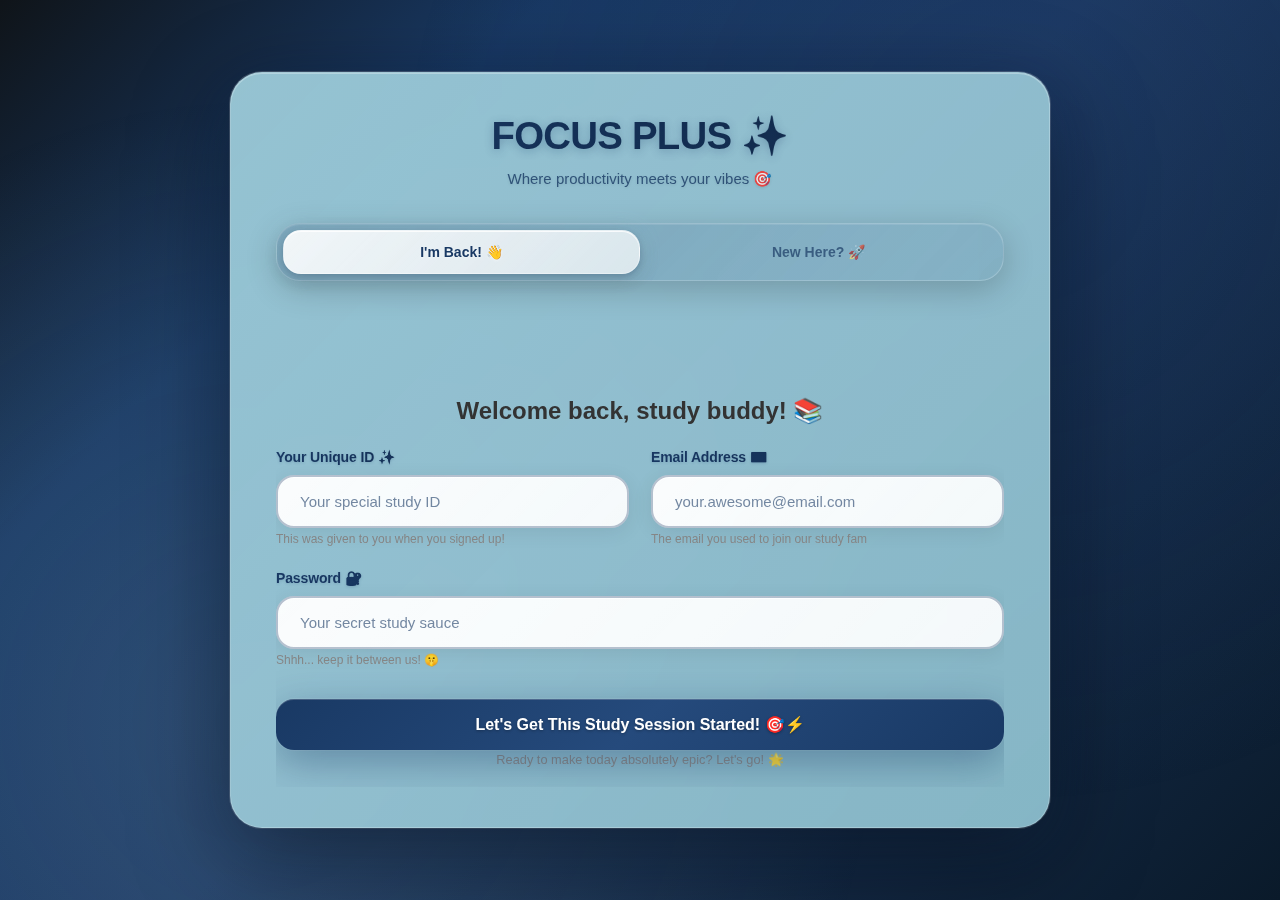
<file: index.html>
<!DOCTYPE html>
<html lang="en">

<head>
    <meta charset="UTF-8">
    <meta name="viewport" content="width=device-width, initial-scale=1.0">
    <title>Welcome - Smart Dashboard</title>
    <style>
        * {
            margin: 0;
            padding: 0;
            box-sizing: border-box;
        }

        body {
            font-family: 'Inter', -apple-system, BlinkMacSystemFont, 'Segoe UI', sans-serif;
            min-height: 100vh;
            background: linear-gradient(135deg,
                    #0f1419 0%,
                    #193964 25%,
                    #1e3a64 50%,
                    #0a1a2a 100%);
            background-attachment: fixed;
            display: flex;
            align-items: center;
            justify-content: center;
            padding: 20px;
            position: relative;
            overflow-y: auto;
        }

        body::before {
            content: '';
            position: fixed;
            top: 0;
            left: 0;
            width: 100%;
            height: 100%;
            background: radial-gradient(circle at 20% 80%, rgba(156, 203, 217, 0.15) 0%, transparent 50%),
                radial-gradient(circle at 80% 20%, rgba(25, 57, 100, 0.15) 0%, transparent 50%);
            pointer-events: none;
            z-index: 1;
        }

        .auth-container {
            background: linear-gradient(135deg,
                    rgba(156, 203, 217, 0.95) 0%,
                    rgba(156, 203, 217, 0.9) 50%,
                    rgba(140, 190, 205, 0.95) 100%);
            backdrop-filter: blur(20px);
            -webkit-backdrop-filter: blur(20px);
            padding: 40px 45px;
            border-radius: 32px;
            box-shadow:
                0 32px 100px rgba(0, 0, 0, 0.4),
                0 16px 60px rgba(25, 57, 100, 0.3),
                0 0 0 1px rgba(255, 255, 255, 0.2),
                inset 0 1px 0 rgba(255, 255, 255, 0.3);
            width: 100%;
            max-width: 820px;
            position: relative;
            z-index: 10;
            margin: 20px 0;
            border: 1px solid rgba(255, 255, 255, 0.2);
            transition: all 0.4s cubic-bezier(0.4, 0, 0.2, 1);
        }

        .auth-container:hover {
            transform: translateY(-5px);
            box-shadow:
                0 40px 120px rgba(0, 0, 0, 0.5),
                0 20px 80px rgba(25, 57, 100, 0.4),
                0 0 0 1px rgba(255, 255, 255, 0.3),
                0 0 60px rgba(156, 203, 217, 0.3),
                inset 0 1px 0 rgba(255, 255, 255, 0.4);
        }

        .logo {
            text-align: center;
            margin-bottom: 35px;
        }

        .logo h1 {
            font-size: 2.4rem;
            font-weight: 800;
            background: linear-gradient(135deg, #193964 0%, #0f2441 100%);
            -webkit-background-clip: text;
            -webkit-text-fill-color: transparent;
            background-clip: text;
            margin-bottom: 12px;
            letter-spacing: -0.02em;
            text-shadow: 0 2px 10px rgba(25, 57, 100, 0.3);
            transition: all 0.3s ease;
        }

        .logo h1:hover {
            transform: scale(1.02);
            text-shadow: 0 4px 20px rgba(25, 57, 100, 0.5);
        }

        .logo p {
            color: rgba(25, 57, 100, 0.8);
            font-size: 15px;
            font-weight: 500;
            text-shadow: 0 1px 3px rgba(0, 0, 0, 0.1);
        }

        /* Toggle Switch - Enhanced */
        .toggle-container {
            display: flex;
            background: linear-gradient(135deg,
                    rgba(25, 57, 100, 0.25) 0%,
                    rgba(25, 57, 100, 0.15) 100%);
            backdrop-filter: blur(10px);
            border-radius: 24px;
            padding: 6px;
            margin-bottom: 30px;
            position: relative;
            border: 1px solid rgba(255, 255, 255, 0.2);
            box-shadow:
                0 8px 32px rgba(0, 0, 0, 0.2),
                inset 0 1px 0 rgba(255, 255, 255, 0.1);
        }

        .toggle-option {
            flex: 1;
            padding: 14px 22px;
            text-align: center;
            font-weight: 700;
            font-size: 14px;
            cursor: pointer;
            transition: all 0.4s cubic-bezier(0.4, 0, 0.2, 1);
            border-radius: 20px;
            color: rgba(25, 57, 100, 0.7);
            position: relative;
            z-index: 2;
        }

        .toggle-option.active {
            color: rgba(25, 57, 100, 1);
            text-shadow: 0 1px 3px rgba(255, 255, 255, 0.5);
        }

        .toggle-option:not(.active):hover {
            color: rgba(25, 57, 100, 0.9);
            transform: translateY(-1px);
        }

        .toggle-slider {
            position: absolute;
            top: 6px;
            left: 6px;
            width: calc(50% - 6px);
            height: calc(100% - 12px);
            background: linear-gradient(135deg,
                    rgba(255, 255, 255, 0.9) 0%,
                    rgba(255, 255, 255, 0.7) 100%);
            border-radius: 18px;
            transition: all 0.5s cubic-bezier(0.4, 0, 0.2, 1);
            box-shadow:
                0 6px 20px rgba(0, 0, 0, 0.15),
                0 2px 6px rgba(25, 57, 100, 0.2),
                0 0 20px rgba(156, 203, 217, 0.3),
                inset 0 1px 0 rgba(255, 255, 255, 0.8);
            z-index: 1;
            border: 1px solid rgba(255, 255, 255, 0.3);
        }

        .toggle-slider.signup {
            transform: translateX(100%);
        }

        /* Form Container - Enhanced */
        .form-container {
            position: relative;
            min-height: 400px;
            overflow: hidden;
            margin-top: 20px;
        }

        .form-header {
            margin: 10px 0 20px;  /* shrink top margin */
            text-align: center;
        }

        .form {
            position: absolute;
            top: 0;
            left: 0;
            width: 100%;
            opacity: 0;
            transform: translateX(50px);
            transition: all 0.6s cubic-bezier(0.4, 0, 0.2, 1);
            pointer-events: none;
        }

        .form.active {
            opacity: 1;
            transform: translateX(0);
            pointer-events: all;
        }

        .form.inactive-left {
            transform: translateX(-50px);
        }

        .form-row {
            display: flex;
            gap: 22px;
        }

        .form-row .form-group {
            flex: 1;
        }

        .form-group {
            margin-bottom: 24px;
        }

        .form-group label {
            display: block;
            font-weight: 600;
            font-size: 14px;
            background: linear-gradient(135deg, #193964 0%, #0f2441 100%);
            -webkit-background-clip: text;
            -webkit-text-fill-color: transparent;
            background-clip: text;
            margin-bottom: 10px;
            letter-spacing: -0.01em;
            text-shadow: 0 1px 3px rgba(25, 57, 100, 0.2);
        }

        .form-group input {
            width: 100%;
            padding: 16px 22px;
            border: 2px solid rgba(25, 57, 100, 0.3);
            background: linear-gradient(135deg,
                    rgba(255, 255, 255, 0.95) 0%,
                    rgba(255, 255, 255, 0.9) 100%);
            backdrop-filter: blur(10px);
            border-radius: 18px;
            font-size: 15px;
            transition: all 0.4s cubic-bezier(0.4, 0, 0.2, 1);
            color: #193964;
            font-weight: 500;
            box-shadow:
                0 4px 20px rgba(0, 0, 0, 0.08),
                inset 0 1px 0 rgba(255, 255, 255, 0.8);
        }

        .form-group input:focus {
            outline: none;
            border-color: rgba(156, 203, 217, 0.6);
            background: rgba(255, 255, 255, 0.98);
            box-shadow:
                0 0 0 6px rgba(156, 203, 217, 0.2),
                0 8px 30px rgba(0, 0, 0, 0.12),
                0 0 40px rgba(156, 203, 217, 0.3),
                inset 0 1px 0 rgba(255, 255, 255, 0.9);
            transform: translateY(-2px);
        }

        .form-group input:hover:not(:focus) {
            border-color: rgba(25, 57, 100, 0.4);
            transform: translateY(-1px);
            box-shadow:
                0 6px 25px rgba(0, 0, 0, 0.1),
                inset 0 1px 0 rgba(255, 255, 255, 0.8);
        }

        .form-group input::placeholder {
            color: rgba(25, 57, 100, 0.6);
            font-weight: 400;
        }

        .submit-btn {
            width: 100%;
            padding: 16px;
            background: linear-gradient(135deg,
                    #193964 0%,
                    #254a7c 50%,
                    #193964 100%);
            color: #ffffff;
            border: none;
            border-radius: 18px;
            font-size: 16px;
            font-weight: 700;
            cursor: pointer;
            transition: all 0.4s cubic-bezier(0.4, 0, 0.2, 1);
            margin-top: 8px;
            box-shadow:
                0 12px 40px rgba(25, 57, 100, 0.4),
                0 0 0 1px rgba(255, 255, 255, 0.1),
                inset 0 1px 0 rgba(255, 255, 255, 0.2);
            position: relative;
            overflow: hidden;
            text-shadow: 0 1px 3px rgba(0, 0, 0, 0.3);
        }

        .submit-btn::before {
            content: '';
            position: absolute;
            top: 0;
            left: -100%;
            width: 100%;
            height: 100%;
            background: linear-gradient(90deg,
                    transparent 0%,
                    rgba(255, 255, 255, 0.2) 50%,
                    transparent 100%);
            transition: left 0.6s ease;
        }

        .submit-btn:hover {
            transform: translateY(-4px);
            background: linear-gradient(135deg,
                    #254a7c 0%,
                    #2d5588 50%,
                    #254a7c 100%);
            box-shadow:
                0 16px 50px rgba(25, 57, 100, 0.5),
                0 0 60px rgba(156, 203, 217, 0.4),
                0 0 0 1px rgba(255, 255, 255, 0.2),
                inset 0 1px 0 rgba(255, 255, 255, 0.3);
        }

        .submit-btn:hover::before {
            left: 100%;
        }

        .submit-btn:active {
            transform: translateY(-2px);
            transition: transform 0.1s ease;
        }

        .submit-btn:disabled {
            opacity: 0.6;
            cursor: not-allowed;
            transform: none;
            background: linear-gradient(135deg,
                    rgba(25, 57, 100, 0.7) 0%,
                    rgba(25, 57, 100, 0.5) 100%);
        }

        /* Message Display - Enhanced */
        .message {
            padding: 16px 20px;
            border-radius: 16px;
            font-size: 14px;
            font-weight: 600;
            margin-bottom: 24px;
            text-align: center;
            opacity: 0;
            transform: translateY(-20px);
            transition: all 0.5s cubic-bezier(0.4, 0, 0.2, 1);
            min-height: 52px;
            backdrop-filter: blur(10px);
            border: 1px solid rgba(255, 255, 255, 0.2);
            box-shadow: 0 8px 32px rgba(0, 0, 0, 0.1);
        }

        .message.show {
            opacity: 1;
            transform: translateY(0);
        }

        .message.success {
            background: linear-gradient(135deg,
                    rgba(34, 197, 94, 0.15) 0%,
                    rgba(34, 197, 94, 0.08) 100%);
            color: #059669;
            border-color: rgba(34, 197, 94, 0.3);
            box-shadow:
                0 8px 32px rgba(34, 197, 94, 0.15),
                0 0 40px rgba(34, 197, 94, 0.1);
        }

        .message.error {
            background: linear-gradient(135deg,
                    rgba(239, 68, 68, 0.15) 0%,
                    rgba(239, 68, 68, 0.08) 100%);
            color: #dc2626;
            border-color: rgba(239, 68, 68, 0.3);
            box-shadow:
                0 8px 32px rgba(239, 68, 68, 0.15),
                0 0 40px rgba(239, 68, 68, 0.1);
        }

        .form-header {
            text-align: center;
            margin-bottom: 1.5rem;
        }

        .form-header h2 {
            margin: 0 0 0.5rem 0;
            font-size: 1.5rem;
            color: #333;
        }

        .field-hint {
            display: block;
            color: #888;
            font-size: 0.75rem;
            margin-top: 0.25rem;
        }

        .form-footer {
            text-align: center;
            margin-top: 1rem;
        }

        .form-footer small {
            color: #888;
            font-size: 0.8rem;
        }

        .main-tagline {
            font-size: 1rem;
            color: #4f46e5;
            font-weight: 600;
            margin: 0 0 0.5rem 0;
        }

        .sub-tagline {
            font-size: 0.85rem;
            color: #666;
            margin: 0;
            font-style: italic;
        }

        /* Loading Animation - Enhanced */
        .loading {
            position: relative;
            color: transparent !important;
        }

        .loading::after {
            content: '';
            position: absolute;
            width: 22px;
            height: 22px;
            margin: auto;
            border: 3px solid rgba(255, 255, 255, 0.3);
            border-top-color: #ffffff;
            border-radius: 50%;
            animation: spin 1s linear infinite;
            top: 0;
            bottom: 0;
            left: 0;
            right: 0;
            box-shadow: 0 0 20px rgba(255, 255, 255, 0.3);
        }

        @keyframes spin {
            0% {
                transform: rotate(0deg);
            }

            100% {
                transform: rotate(360deg);
            }
        }

        /* Glowing Orb Animation */
        @keyframes float {

            0%,
            100% {
                transform: translateY(0px) rotate(0deg);
            }

            50% {
                transform: translateY(-10px) rotate(180deg);
            }
        }

        /* Responsive Design - Enhanced */
        @media (max-width: 820px) {
            .auth-container {
                padding: 35px 30px;
                margin: 20px 16px;
                border-radius: 28px;
                max-width: 95%;
            }

            .logo h1 {
                font-size: 2.1rem;
            }

            .form-group input {
                padding: 15px 20px;
            }

            .submit-btn {
                padding: 15px;
            }
        }

        @media (max-width: 520px) {
            .form-row {
                flex-direction: column;
                gap: 0;
            }

            .auth-container {
                padding: 30px 24px;
                border-radius: 24px;
            }

            .toggle-container {
                padding: 5px;
                border-radius: 20px;
            }

            .toggle-option {
                padding: 12px 18px;
            }

            .toggle-slider {
                border-radius: 16px;
            }
        }

        /* Subtle pulse animation for interactive elements */
        @keyframes pulse {

            0%,
            100% {
                opacity: 1;
            }

            50% {
                opacity: 0.8;
            }
        }

        /* Add smooth transitions for all interactive elements */
        * {
            transition: all 0.3s cubic-bezier(0.4, 0, 0.2, 1);
        }
    </style>
</head>

<body>
    <div class="auth-container">
        <div class="logo">
            <h1>FOCUS PLUS ✨</h1>
            <p>Where productivity meets your vibes 🎯</p>
        </div>

        <div class="toggle-container">
            <div class="toggle-slider" id="toggleSlider"></div>
            <div class="toggle-option active" id="loginToggle" onclick="switchToLogin()">
                I'm Back! 👋
            </div>
            <div class="toggle-option" id="signupToggle" onclick="switchToSignup()">
                New Here? 🚀
            </div>
        </div>
        <div id="messageContainer" class="message"></div>
        <div class="form-container">
            <form class="form active" id="loginForm" onsubmit="handleLogin(event)">
                <div class="form-header">
                    <h2>Welcome back, study buddy! 📚</h2>
                </div>

                <div class="form-row">
                    <div class="form-group">
                        <label for="loginId">Your Unique ID ✨</label>
                        <input type="text" id="loginId" placeholder="Your special study ID" required>
                        <small class="field-hint">This was given to you when you signed up!</small>
                    </div>
                    <div class="form-group">
                        <label for="loginEmail">Email Address 📧</label>
                        <input type="email" id="loginEmail" placeholder="your.awesome@email.com" required>
                        <small class="field-hint">The email you used to join our study fam</small>
                    </div>
                </div>
                <div class="form-group">
                    <label for="loginPassword">Password 🔐</label>
                    <input type="password" id="loginPassword" placeholder="Your secret study sauce" required>
                    <small class="field-hint">Shhh... keep it between us! 🤫</small>
                </div>
                <div class="form-footer">
                    <button type="submit" class="submit-btn" id="loginBtn">
                        Let's Get This Study Session Started! 🎯⚡
                    </button>
                    <small class="motivation">Ready to make today absolutely epic? Let's go! 🌟</small>
                </div>

            </form>

            <!-- SIGNUP FORM -->
            <form class="form" id="signupForm" onsubmit="handleSignup(event)">
                <div class="form-header">
                    <h2>Join the productivity squad! 🎉</h2>
                </div>

                <div class="form-row">
                    <div class="form-group">
                        <label for="signupName">What do we call you? 👤</label>
                        <input type="text" id="signupName" placeholder="Your awesome name here" required>
                        <small class="field-hint">First name, nickname, whatever feels right!</small>
                    </div>
                    <div class="form-group">
                        <label for="signupAge">Your Age 🎂</label>
                        <input type="number" id="signupAge" min="13" max="120" placeholder="How many years of wisdom?"
                            required>
                        <small class="field-hint">Just need to make sure you're 13+ to join us!</small>
                    </div>
                </div>
                <div class="form-row">
                    <div class="form-group">
                        <label for="signupEmail">Email Address 📧</label>
                        <input type="email" id="signupEmail" placeholder="your.future.success@email.com" required>
                        <small class="field-hint">We promise no spam, just good vibes! ✌️</small>
                    </div>
                    <div class="form-group">
                        <label for="signupPassword">Create Your Secret Code 🔑</label>
                        <input type="password" id="signupPassword" placeholder="Make it strong like your goals!"
                            required>
                        <small class="field-hint">Mix it up: letters, numbers, symbols = 🔥</small>
                    </div>
                </div>
                <div class="form-footer">
                    <button type="submit" class="submit-btn" id="signupBtn">
                    Yes! I'm Ready to Level Up! 🚀✨
                    </button>
                </div>
            </form>
        </div>
    </div>
    <script>
        // Modern Authentication System with Enhanced Security
        class AuthenticationSystem {
            constructor() {
                this.state = { isLogin: true };
                this.elements = this.initializeElements();
                this.init();
            }

            // Initialize DOM elements
            initializeElements() {
                return {
                    loginToggle: document.getElementById('loginToggle'),
                    signupToggle: document.getElementById('signupToggle'),
                    toggleSlider: document.getElementById('toggleSlider'),
                    loginForm: document.getElementById('loginForm'),
                    signupForm: document.getElementById('signupForm'),
                    messageContainer: document.getElementById('messageContainer')
                };
            }

            // Initialize the application
            async init() {
                try {
                    // Check if user is already logged in
                    const currentUser = this.getStoredData('currentUser');
                    if (currentUser) {
                        window.location.href = 'dashboard.html';
                        return;
                    }

                    this.bindEvents();
                } catch (error) {
                    console.error('Initialization error:', error);
                    this.showMessage('Application failed to initialize properly', 'error');
                }
            }

            // Bind event listeners
            bindEvents() {
                const { loginToggle, signupToggle, loginForm, signupForm } = this.elements;

                loginToggle?.addEventListener('click', () => this.switchToLogin());
                signupToggle?.addEventListener('click', () => this.switchToSignup());
                loginForm?.addEventListener('submit', (e) => this.handleLogin(e));
                signupForm?.addEventListener('submit', (e) => this.handleSignup(e));

                // Add input sanitization on form inputs
                this.addInputSanitization();
            }

            // Add real-time input sanitization
            addInputSanitization() {
                const inputs = document.querySelectorAll('input[type="text"], input[type="email"]');
                inputs.forEach(input => {
                    input.addEventListener('input', (e) => {
                        e.target.value = this.sanitizeInput(e.target.value);
                    });
                });
            }

            // Sanitize user input
            sanitizeInput(input) {
                if (typeof input !== 'string') return '';
                return input
                    .replace(/<script\b[^<]*(?:(?!<\/script>)<[^<]*)*<\/script>/gi, '') // Remove script tags
                    .replace(/[<>'"]/g, '') // Remove potentially dangerous characters
                    .trim();
            }

            // Enhanced password hashing using Web Crypto API
            async hashPassword(password) {
                try {
                    const encoder = new TextEncoder();
                    const data = encoder.encode(password);
                    const hashBuffer = await crypto.subtle.digest('SHA-256', data);
                    const hashArray = Array.from(new Uint8Array(hashBuffer));
                    return hashArray.map(b => b.toString(16).padStart(2, '0')).join('');
                } catch (error) {
                    console.error('Password hashing failed:', error);
                    throw new Error('Password processing failed');
                }
            }

            // Secure data storage with error handling
            setStoredData(key, data) {
                try {
                    localStorage.setItem(key, JSON.stringify(data));
                    return true;
                } catch (error) {
                    console.error('Storage error:', error);
                    this.showMessage('Storage unavailable. Please enable localStorage.', 'error');
                    return false;
                }
            }

            // Secure data retrieval with validation
            getStoredData(key) {
                try {
                    const data = localStorage.getItem(key);
                    return data ? JSON.parse(data) : null;
                } catch (error) {
                    console.error('Data retrieval error:', error);
                    return null;
                }
            }

            // Enhanced form validation
            validateLoginForm(userId, email, password) {
                const errors = [];

                if (!userId || userId.length < 3) {
                    errors.push('User ID must be at least 3 characters long');
                }

                if (!this.isValidEmail(email)) {
                    errors.push('Please enter a valid email address');
                }

                if (!password || password.length < 6) {
                    errors.push('Password must be at least 6 characters long');
                }

                return errors;
            }

            validateSignupForm(name, age, email, password) {
                const errors = [];

                if (!name || name.length < 2) {
                    errors.push('Name must be at least 2 characters long');
                }

                if (!age || age < 13 || age > 120) {
                    errors.push('Please enter a valid age (13-120)');
                }

                if (!this.isValidEmail(email)) {
                    errors.push('Please enter a valid email address');
                }

                if (!password || password.length < 8) {
                    errors.push('Password must be at least 8 characters long');
                }

                if (!/(?=.*[a-z])(?=.*[A-Z])(?=.*\d)/.test(password)) {
                    errors.push('Password must contain at least one uppercase letter, one lowercase letter, and one number');
                }

                return errors;
            }

            // Email validation utility
            isValidEmail(email) {
                const emailRegex = /^[^\s@]+@[^\s@]+\.[^\s@]+$/;
                return emailRegex.test(email);
            }

            // Toggle functions with smooth transitions
            switchToLogin() {
                if (!this.state.isLogin) {
                    this.state.isLogin = true;
                    this.updateToggleUI();
                    this.clearMessage();
                }
            }

            switchToSignup() {
                if (this.state.isLogin) {
                    this.state.isLogin = false;
                    this.updateToggleUI();
                    this.clearMessage();
                    this.clearForms();
                }
            }

            // Update toggle UI elements
            updateToggleUI() {
                const { loginToggle, signupToggle, toggleSlider, loginForm, signupForm } = this.elements;

                if (this.state.isLogin) {
                    loginToggle?.classList.add('active');
                    signupToggle?.classList.remove('active');
                    toggleSlider?.classList.remove('signup');

                    signupForm?.classList.add('inactive-left');
                    signupForm?.classList.remove('active');
                    loginForm?.classList.remove('inactive-left');
                    loginForm?.classList.add('active');
                } else {
                    signupToggle?.classList.add('active');
                    loginToggle?.classList.remove('active');
                    toggleSlider?.classList.add('signup');

                    loginForm?.classList.add('inactive-left');
                    loginForm?.classList.remove('active');
                    signupForm?.classList.remove('inactive-left');
                    signupForm?.classList.add('active');
                }
            }

            // Enhanced login handler with async/await
            async handleLogin(event) {
                event.preventDefault();

                const userId = this.sanitizeInput(document.getElementById('loginId')?.value || '');
                const email = this.sanitizeInput(document.getElementById('loginEmail')?.value || '');
                const password = document.getElementById('loginPassword')?.value || '';
                const btn = document.getElementById('loginBtn');

                // Validate form data
                const validationErrors = this.validateLoginForm(userId, email, password);
                if (validationErrors.length > 0) {
                    this.showMessage(validationErrors[0], 'error');
                    return;
                }

                this.setLoading(btn, true);

                try {
                    // Simulate network delay for better UX
                    await this.delay(1200);

                    const users = this.getStoredData('allUsers') || [];
                    const hashedPassword = await this.hashPassword(password);

                    const user = users.find(u =>
                        u && u.id && u.email && u.password &&
                        u.id.toUpperCase() === userId.toUpperCase() &&
                        u.email.toLowerCase() === email.toLowerCase() &&
                        u.password === hashedPassword
                    );

                    if (user) {
                        // Create session data (exclude password for security)
                        const sessionUser = {
                            id: user.id,
                            name: user.name,
                            email: user.email,
                            age: user.age,
                            created: user.created
                        };

                        if (this.setStoredData('currentUser', sessionUser)) {
                            this.showMessage(`Welcome back, ${user.name}! Redirecting...`, 'success');
                            await this.delay(2000);
                            window.location.href = 'dashboard.html';
                        }
                    } else {
                        this.showMessage('Invalid credentials. Please check your User ID, email, and password.', 'error');
                    }
                } catch (error) {
                    console.error('Login error:', error);
                    this.showMessage('Login failed. Please try again.', 'error');
                } finally {
                    this.setLoading(btn, false);
                }
            }

            // Enhanced signup handler with async/await
            async handleSignup(event) {
                event.preventDefault();

                const name = this.sanitizeInput(document.getElementById('signupName')?.value || '');
                const age = parseInt(document.getElementById('signupAge')?.value || '0', 10);
                const email = this.sanitizeInput(document.getElementById('signupEmail')?.value || '');
                const password = document.getElementById('signupPassword')?.value || '';
                const btn = document.getElementById('signupBtn');

                // Validate form data
                const validationErrors = this.validateSignupForm(name, age, email, password);
                if (validationErrors.length > 0) {
                    this.showMessage(validationErrors[0], 'error');
                    return;
                }

                this.setLoading(btn, true);

                try {
                    // Simulate network delay
                    await this.delay(1500);

                    const users = this.getStoredData('allUsers') || [];

                    // Check for existing user
                    const existingUser = users.find(u =>
                        u && u.email && u.email.toLowerCase() === email.toLowerCase()
                    );

                    if (existingUser) {
                        this.showMessage('An account with this email already exists. Please sign in.', 'error');
                        return;
                    }

                    // Hash password before storing
                    const hashedPassword = await this.hashPassword(password);

                    // Create new user
                    const newUser = {
                        name,
                        age,
                        email: email.toLowerCase(),
                        password: hashedPassword,
                        id: this.generateUserId(),
                        created: new Date().toISOString()
                    };

                    users.push(newUser);

                    if (this.setStoredData('allUsers', users)) {
                        this.showMessage(`🎉 Account created! Your User ID is ${newUser.id}. Please sign in.`, 'success');

                        // Auto-fill login form
                        this.prefillLoginForm(newUser.id, newUser.email);
                        this.switchToLogin();

                        // Focus on password field
                        setTimeout(() => {
                            document.getElementById('loginPassword')?.focus();
                        }, 500);
                    }

                } catch (error) {
                    console.error('Signup error:', error);
                    this.showMessage('Account creation failed. Please try again.', 'error');
                } finally {
                    this.setLoading(btn, false);
                }
            }

            // Generate secure user ID
            generateUserId() {
                const timestamp = Date.now().toString(36);
                const randomPart = Math.random().toString(36).substring(2, 8);
                return `${timestamp}`.toUpperCase();
            }

            // Pre-fill login form after successful signup
            prefillLoginForm(userId, email) {
                const loginIdField = document.getElementById('loginId');
                const loginEmailField = document.getElementById('loginEmail');

                if (loginIdField) loginIdField.value = userId;
                if (loginEmailField) loginEmailField.value = email;
            }

            // Utility function for delays
            delay(ms) {
                return new Promise(resolve => setTimeout(resolve, ms));
            }

            // Enhanced loading state management
            setLoading(button, isLoading) {
                if (!button) return;

                if (isLoading) {
                    button.disabled = true;
                    button.classList.add('loading');
                    button.setAttribute('aria-busy', 'true');
                } else {
                    button.disabled = false;
                    button.classList.remove('loading');
                    button.setAttribute('aria-busy', 'false');
                }
            }

            // Enhanced message display with auto-clear
            showMessage(text, type = 'info') {
                const { messageContainer } = this.elements;
                if (!messageContainer) return;

                messageContainer.textContent = text;
                messageContainer.className = `message ${type} show`;
                messageContainer.setAttribute('role', type === 'error' ? 'alert' : 'status');

                // Auto-clear error messages
                if (type === 'error') {
                    setTimeout(() => {
                        if (messageContainer.classList.contains('error')) {
                            this.clearMessage();
                        }
                    }, 6000);
                }
            }

            // Clear messages
            clearMessage() {
                const { messageContainer } = this.elements;
                if (messageContainer) {
                    messageContainer.classList.remove('show');
                    messageContainer.removeAttribute('role');
                }
            }

            // Clear forms
            clearForms() {
                const { loginForm, signupForm } = this.elements;
                loginForm?.reset();
                signupForm?.reset();
            }
        }

        // Initialize the authentication system when DOM is loaded
        document.addEventListener('DOMContentLoaded', () => {
            try {
                new AuthenticationSystem();
            } catch (error) {
                console.error('Failed to initialize authentication system:', error);
            }
        });

        // Fallback for older browsers
        if (document.readyState === 'loading') {
            document.addEventListener('DOMContentLoaded', () => {
                try {
                    new AuthenticationSystem();
                } catch (error) {
                    console.error('Failed to initialize authentication system:', error);
                }
            });
        } else {
            try {
                new AuthenticationSystem();
            } catch (error) {
                console.error('Failed to initialize authentication system:', error);
            }
        }
    </script>
</body>

</html>
</file>
